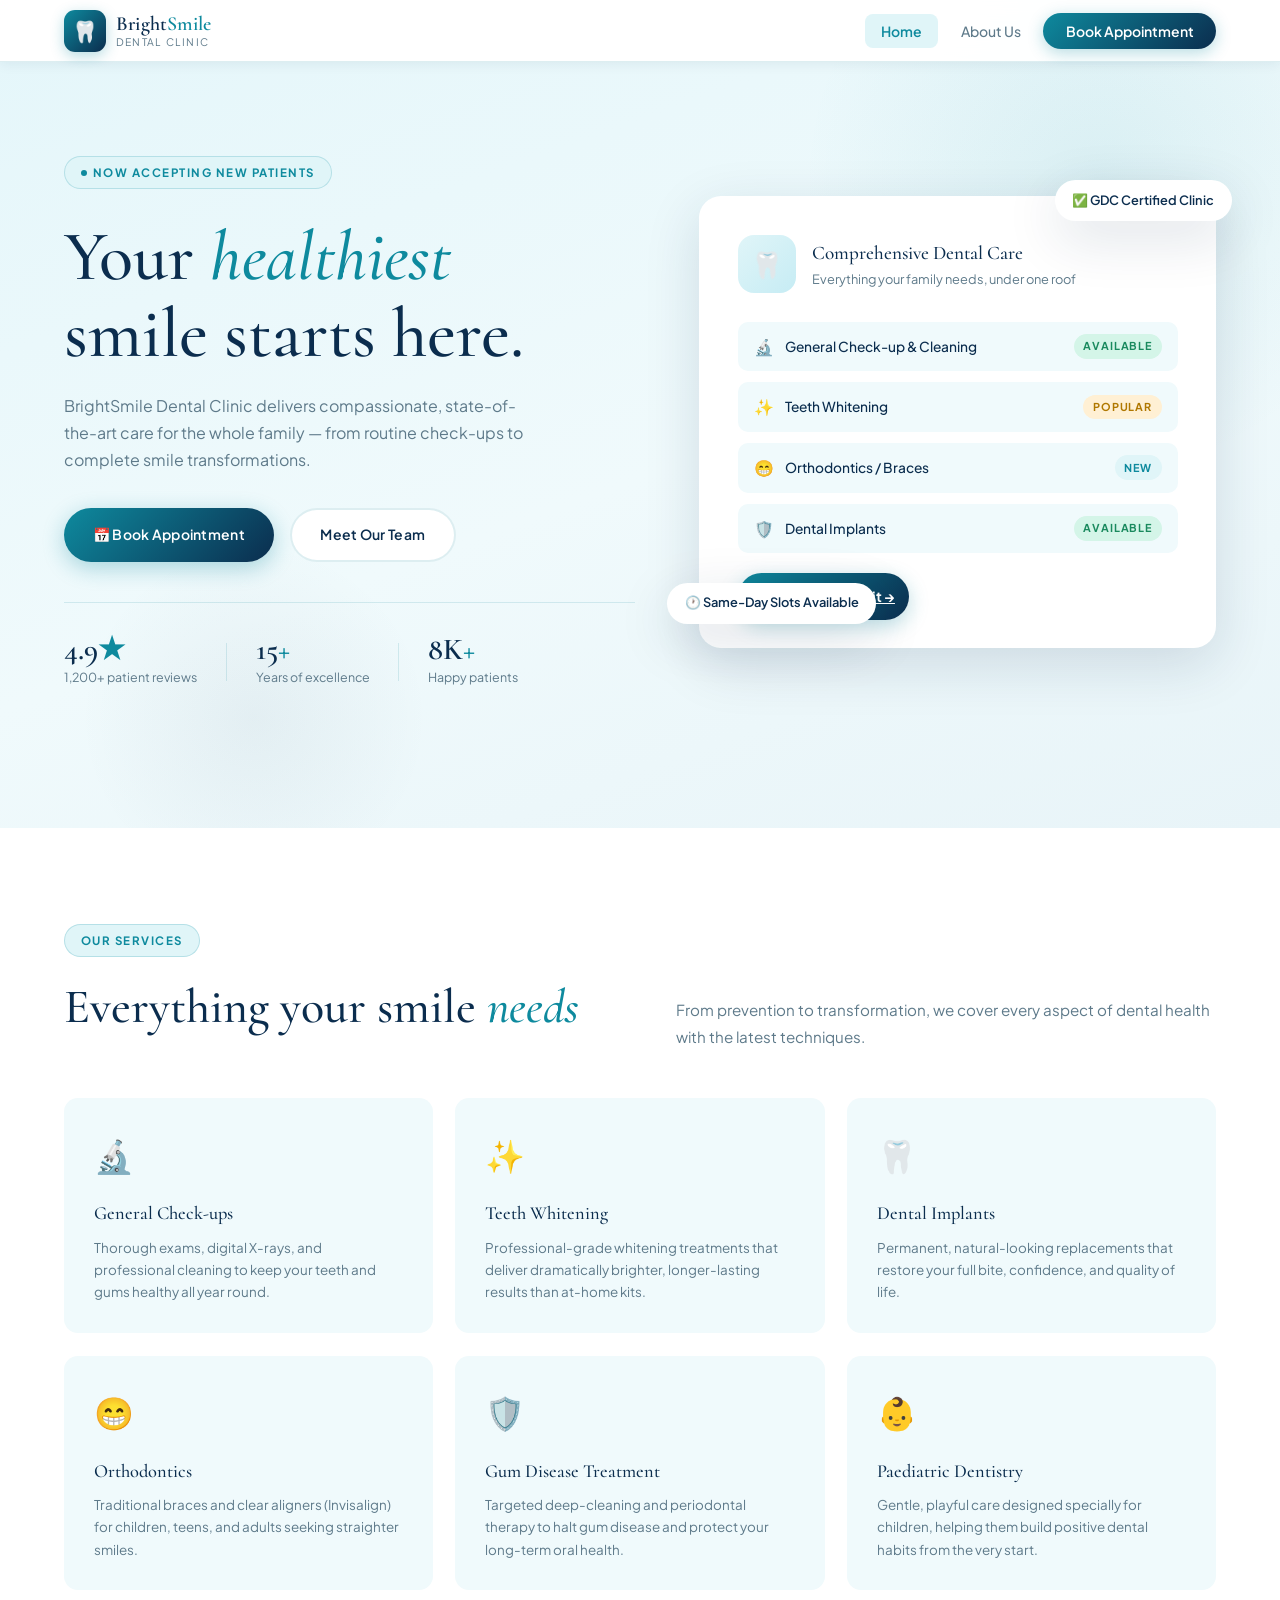
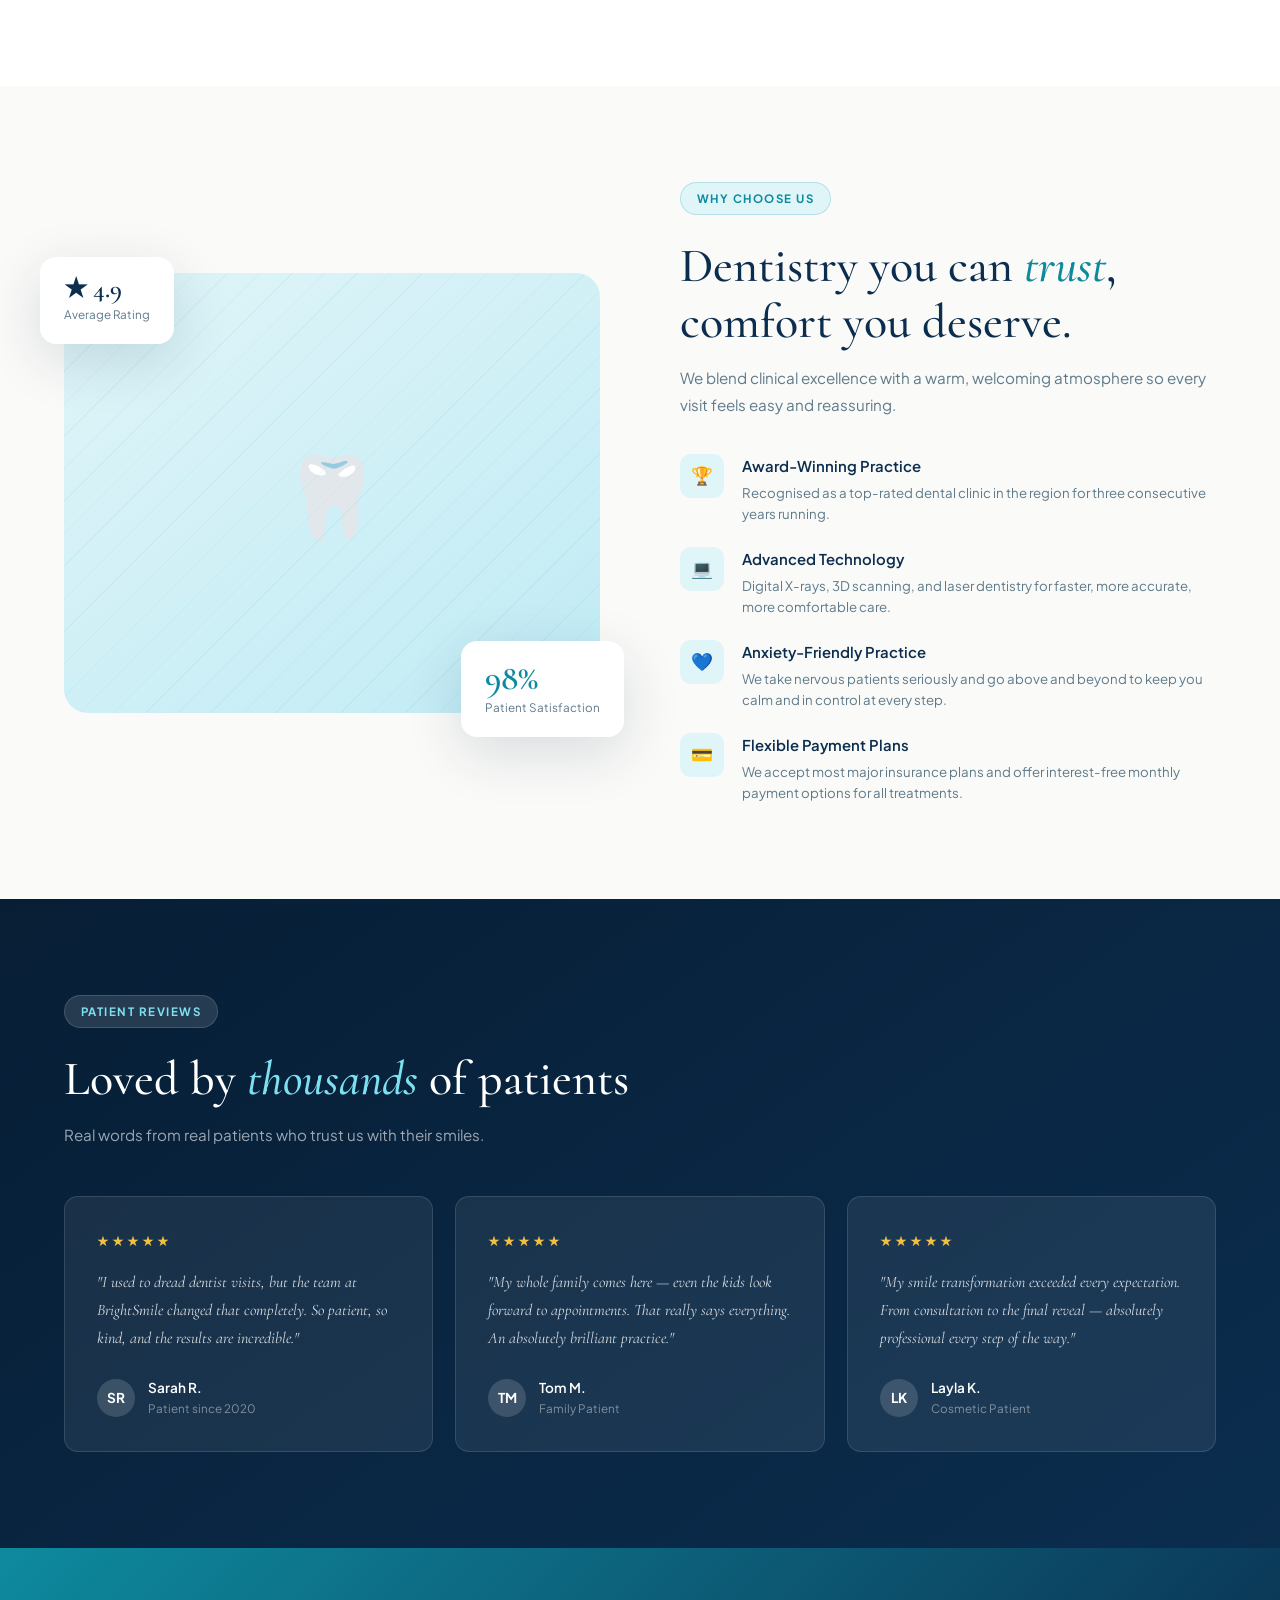
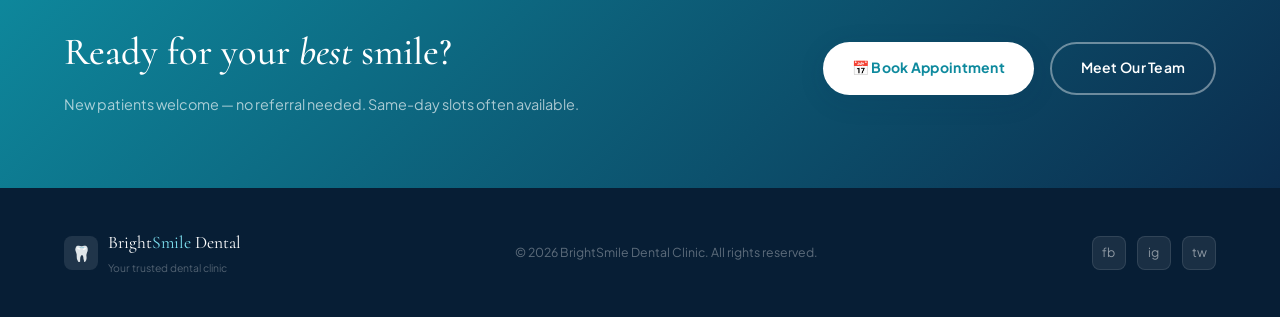
<file: index.html>
<!DOCTYPE html>
<html lang="en">
<head>
  <meta charset="UTF-8"/>
  <meta name="viewport" content="width=device-width, initial-scale=1.0"/>
  <title>BrightSmile Dental Clinic</title>
  <link href="https://fonts.googleapis.com/css2?family=Cormorant:ital,wght@0,400;0,500;0,600;1,400;1,500&family=Plus+Jakarta+Sans:wght@300;400;500;600&display=swap" rel="stylesheet"/>
  <link rel="stylesheet" href="styles.css"/>
</head>
<body>

<!-- ══ NAV ══ -->
<nav id="nav">
  <a class="logo" href="index.html">
    <div class="logo-mark">🦷</div>
    <div class="logo-text">
      <div class="logo-name">Bright<span>Smile</span></div>
      <div class="logo-sub">Dental Clinic</div>
    </div>
  </a>
  <button class="hamburger" id="ham" aria-label="Menu">
    <span></span><span></span><span></span>
  </button>
  <ul class="nav-links" id="navLinks">
    <li><a href="index.html" id="n-home" class="active">Home</a></li>
    <li><a href="about.html" id="n-about">About Us</a></li>
    <li><a href="appointment.html" id="n-booking" class="nav-book">Book Appointment</a></li>
  </ul>
</nav>

<!-- HERO -->
<section class="hero">
  <div class="hero-left">
    <div class="hero-badge-wrap">
      <span class="chip"><span class="chip-dot"></span>Now Accepting New Patients</span>
    </div>
    <h1>Your <em>healthiest</em><br>smile starts here.</h1>
    <p class="hero-desc">BrightSmile Dental Clinic delivers compassionate, state-of-the-art care for the whole family — from routine check-ups to complete smile transformations.</p>
    <div class="hero-btns">
      <a href="appointment.html" class="btn btn-primary">📅 Book Appointment</a>
      <a href="about.html" class="btn btn-ghost">Meet Our Team</a>
    </div>
    <div class="hero-proof">
      <div class="proof-item">
        <div class="proof-val">4.9<span>★</span></div>
        <div class="proof-label">1,200+ patient reviews</div>
      </div>
      <div class="proof-sep"></div>
      <div class="proof-item">
        <div class="proof-val">15<span>+</span></div>
        <div class="proof-label">Years of excellence</div>
      </div>
      <div class="proof-sep"></div>
      <div class="proof-item">
        <div class="proof-val">8K<span>+</span></div>
        <div class="proof-label">Happy patients</div>
      </div>
    </div>
  </div>
  <div class="hero-right">
    <div class="hero-card">
      <div class="hero-card-head">
        <div class="hero-card-icon">🦷</div>
        <div>
          <div class="hero-card-title">Comprehensive Dental Care</div>
          <div class="hero-card-sub">Everything your family needs, under one roof</div>
        </div>
      </div>
      <div class="hero-services-list">
        <div class="hero-service-row">
          <div class="hsr-left"><span class="hsr-icon">🔬</span>General Check-up & Cleaning</div>
          <span class="hsr-badge badge-avail">Available</span>
        </div>
        <div class="hero-service-row">
          <div class="hsr-left"><span class="hsr-icon">✨</span>Teeth Whitening</div>
          <span class="hsr-badge badge-pop">Popular</span>
        </div>
        <div class="hero-service-row">
          <div class="hsr-left"><span class="hsr-icon">😁</span>Orthodontics / Braces</div>
          <span class="hsr-badge badge-new">New</span>
        </div>
        <div class="hero-service-row">
          <div class="hsr-left"><span class="hsr-icon">🛡️</span>Dental Implants</div>
          <span class="hsr-badge badge-avail">Available</span>
        </div>
      </div>
      <a href="appointment.html" class="book-now-btn">Schedule Your Visit →</a>
    </div>
    <div class="float-pill fp1">✅ GDC Certified Clinic</div>
    <div class="float-pill fp2">🕐 Same-Day Slots Available</div>
  </div>
</section>

<!-- SERVICES -->
<section class="services-sec">
  <div class="services-header">
    <div>
      <div class="chip" style="margin-bottom:0.8rem;">Our Services</div>
      <h2 class="sec-title">Everything your smile <em>needs</em></h2>
    </div>
    <p class="sec-sub">From prevention to transformation, we cover every aspect of dental health with the latest techniques.</p>
  </div>
  <div class="services-grid">
    <div class="srv-card">
      <div class="srv-ico">🔬</div>
      <div class="srv-name">General Check-ups</div>
      <p class="srv-desc">Thorough exams, digital X-rays, and professional cleaning to keep your teeth and gums healthy all year round.</p>
    </div>
    <div class="srv-card">
      <div class="srv-ico">✨</div>
      <div class="srv-name">Teeth Whitening</div>
      <p class="srv-desc">Professional-grade whitening treatments that deliver dramatically brighter, longer-lasting results than at-home kits.</p>
    </div>
    <div class="srv-card">
      <div class="srv-ico">🦷</div>
      <div class="srv-name">Dental Implants</div>
      <p class="srv-desc">Permanent, natural-looking replacements that restore your full bite, confidence, and quality of life.</p>
    </div>
    <div class="srv-card">
      <div class="srv-ico">😁</div>
      <div class="srv-name">Orthodontics</div>
      <p class="srv-desc">Traditional braces and clear aligners (Invisalign) for children, teens, and adults seeking straighter smiles.</p>
    </div>
    <div class="srv-card">
      <div class="srv-ico">🛡️</div>
      <div class="srv-name">Gum Disease Treatment</div>
      <p class="srv-desc">Targeted deep-cleaning and periodontal therapy to halt gum disease and protect your long-term oral health.</p>
    </div>
    <div class="srv-card">
      <div class="srv-ico">👶</div>
      <div class="srv-name">Paediatric Dentistry</div>
      <p class="srv-desc">Gentle, playful care designed specially for children, helping them build positive dental habits from the very start.</p>
    </div>
  </div>
</section>

<!-- WHY US -->
<section class="why-sec">
  <div class="why-inner">
    <div class="why-visual">
      <div class="why-bg-box">🦷</div>
      <div class="why-stat-card wsc1">
        <div class="wsc-num">98%</div>
        <div class="wsc-label">Patient Satisfaction</div>
      </div>
      <div class="why-stat-card wsc2">
        <div class="wsc-num">★ 4.9</div>
        <div class="wsc-label">Average Rating</div>
      </div>
    </div>
    <div>
      <div class="chip" style="margin-bottom:0.8rem;">Why Choose Us</div>
      <h2 class="sec-title">Dentistry you can <em>trust</em>,<br>comfort you deserve.</h2>
      <p class="sec-sub">We blend clinical excellence with a warm, welcoming atmosphere so every visit feels easy and reassuring.</p>
      <div class="why-points">
        <div class="why-pt">
          <div class="why-pt-icon">🏆</div>
          <div class="why-pt-body">
            <h4>Award-Winning Practice</h4>
            <p>Recognised as a top-rated dental clinic in the region for three consecutive years running.</p>
          </div>
        </div>
        <div class="why-pt">
          <div class="why-pt-icon">💻</div>
          <div class="why-pt-body">
            <h4>Advanced Technology</h4>
            <p>Digital X-rays, 3D scanning, and laser dentistry for faster, more accurate, more comfortable care.</p>
          </div>
        </div>
        <div class="why-pt">
          <div class="why-pt-icon">💙</div>
          <div class="why-pt-body">
            <h4>Anxiety-Friendly Practice</h4>
            <p>We take nervous patients seriously and go above and beyond to keep you calm and in control at every step.</p>
          </div>
        </div>
        <div class="why-pt">
          <div class="why-pt-icon">💳</div>
          <div class="why-pt-body">
            <h4>Flexible Payment Plans</h4>
            <p>We accept most major insurance plans and offer interest-free monthly payment options for all treatments.</p>
          </div>
        </div>
      </div>
    </div>
  </div>
</section>

<!-- TESTIMONIALS -->
<section class="testi-sec">
  <div class="testi-header">
    <div class="chip tag-white" style="background:rgba(255,255,255,0.12);color:#7de0f0;border-color:rgba(255,255,255,0.15);margin-bottom:0.8rem;">Patient Reviews</div>
    <h2 class="sec-title sec-title-white">Loved by <em>thousands</em> of patients</h2>
    <p class="sec-sub" style="color:rgba(255,255,255,0.6);">Real words from real patients who trust us with their smiles.</p>
  </div>
  <div class="testi-grid">
    <div class="testi-card">
      <div class="testi-stars">★★★★★</div>
      <p class="testi-quote">"I used to dread dentist visits, but the team at BrightSmile changed that completely. So patient, so kind, and the results are incredible."</p>
      <div class="testi-author">
        <div class="testi-av">SR</div>
        <div><div class="testi-name">Sarah R.</div><div class="testi-role">Patient since 2020</div></div>
      </div>
    </div>
    <div class="testi-card">
      <div class="testi-stars">★★★★★</div>
      <p class="testi-quote">"My whole family comes here — even the kids look forward to appointments. That really says everything. An absolutely brilliant practice."</p>
      <div class="testi-author">
        <div class="testi-av">TM</div>
        <div><div class="testi-name">Tom M.</div><div class="testi-role">Family Patient</div></div>
      </div>
    </div>
    <div class="testi-card">
      <div class="testi-stars">★★★★★</div>
      <p class="testi-quote">"My smile transformation exceeded every expectation. From consultation to the final reveal — absolutely professional every step of the way."</p>
      <div class="testi-author">
        <div class="testi-av">LK</div>
        <div><div class="testi-name">Layla K.</div><div class="testi-role">Cosmetic Patient</div></div>
      </div>
    </div>
  </div>
</section>

<!-- CTA BANNER -->
<div class="cta-banner">
  <div>
    <h3>Ready for your <em>best</em> smile?</h3>
    <p>New patients welcome — no referral needed. Same-day slots often available.</p>
  </div>
  <div class="cta-banner-btns">
    <a href="appointment.html" class="btn btn-white">📅 Book Appointment</a>
    <a href="about.html" class="btn btn-outline-white">Meet Our Team</a>
  </div>
</div>

<!-- FOOTER -->
<footer>
  <div class="footer-logo-row">
    <div class="footer-logo-mark">🦷</div>
    <div>
      <div class="footer-brand">Bright<span>Smile</span> Dental</div>
      <div style="font-size:0.65rem;color:rgba(255,255,255,0.3);margin-top:1px;">Your trusted dental clinic</div>
    </div>
  </div>
  <p class="footer-copy">© 2026 BrightSmile Dental Clinic. All rights reserved.</p>
  <div class="footer-socials">
    <a href="#" class="soc">fb</a>
    <a href="#" class="soc">ig</a>
    <a href="#" class="soc">tw</a>
  </div>
</footer>

<script>
  // ── HAMBURGER MENU ──
  document.getElementById('ham').addEventListener('click', () => {
    document.getElementById('navLinks').classList.toggle('open');
  });

  // Close menu when a link is clicked
  document.querySelectorAll('.nav-links a').forEach(link => {
    link.addEventListener('click', () => {
      document.getElementById('navLinks').classList.remove('open');
    });
  });

  // Set active nav link based on current page
  const currentPage = 'home';
  const navLink = document.getElementById('n-' + currentPage);
  if (navLink) navLink.classList.add('active');
</script>
</body>
</html>
</file>
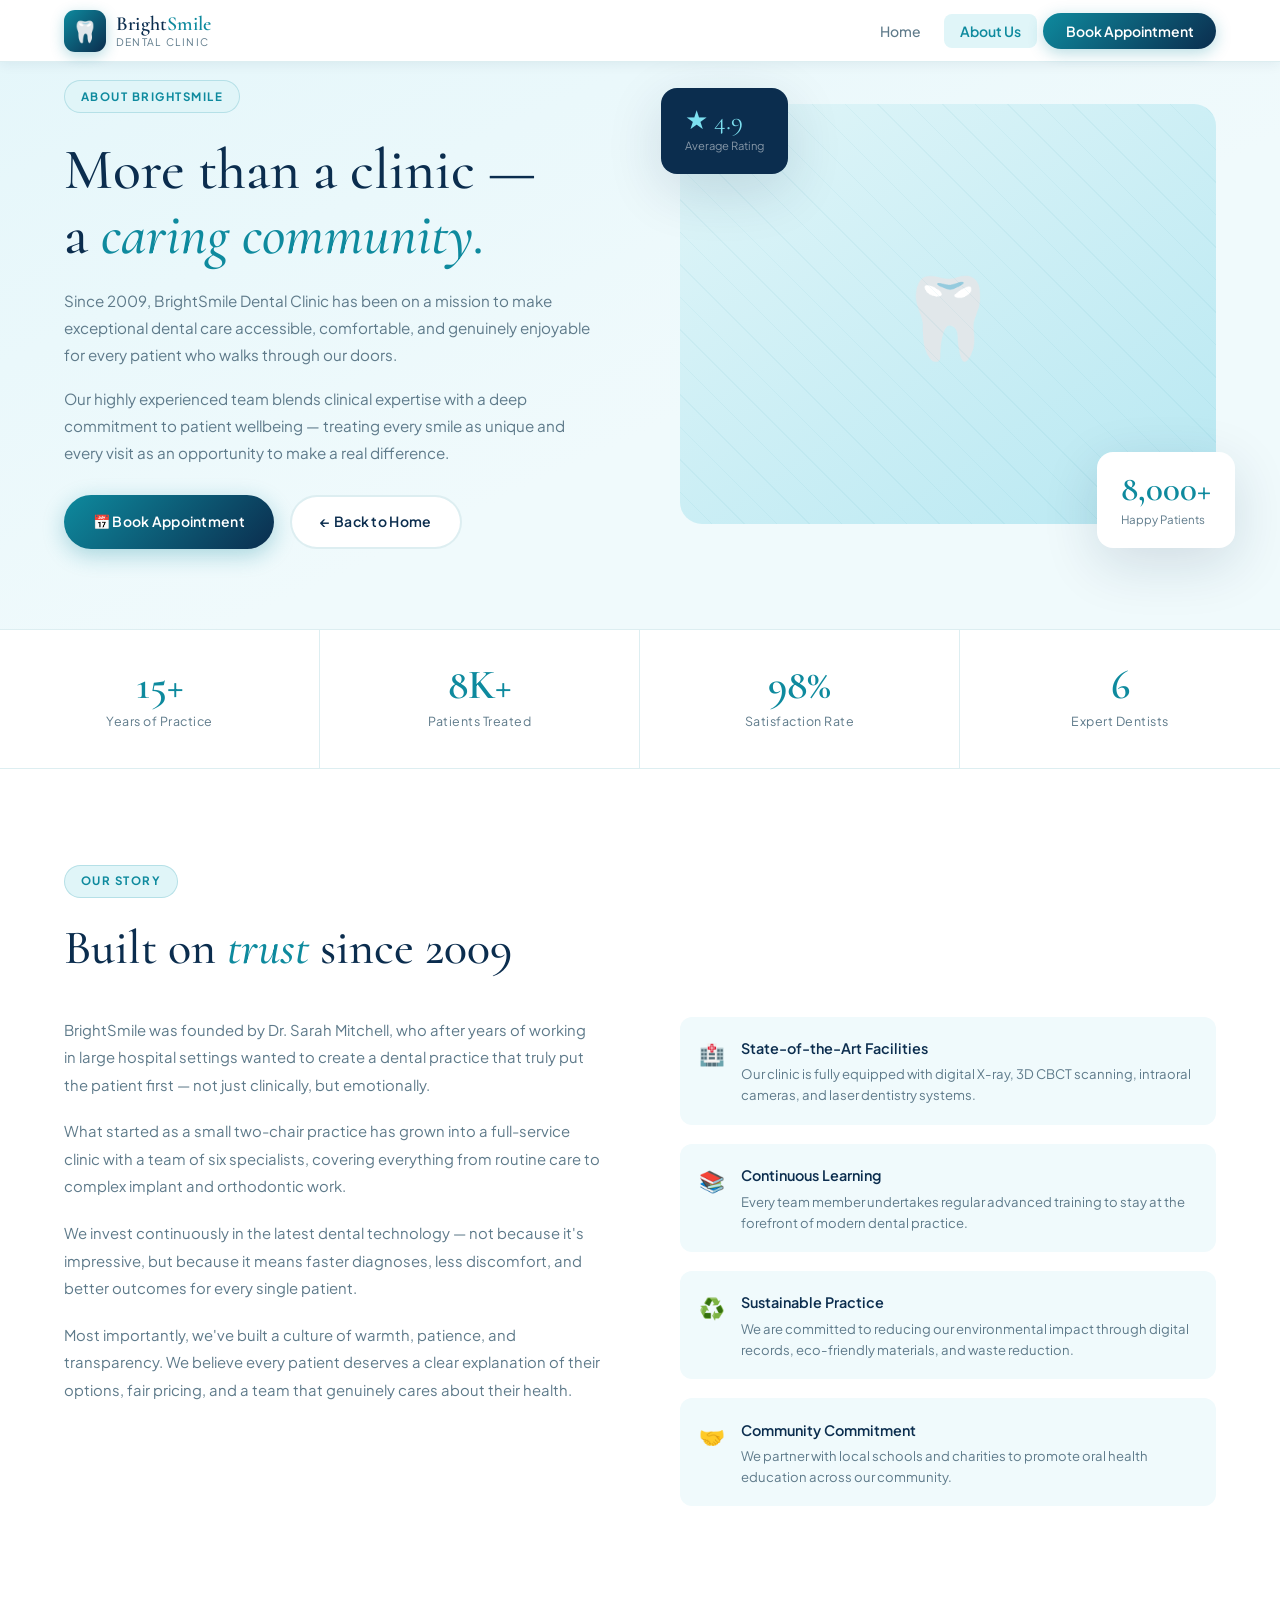
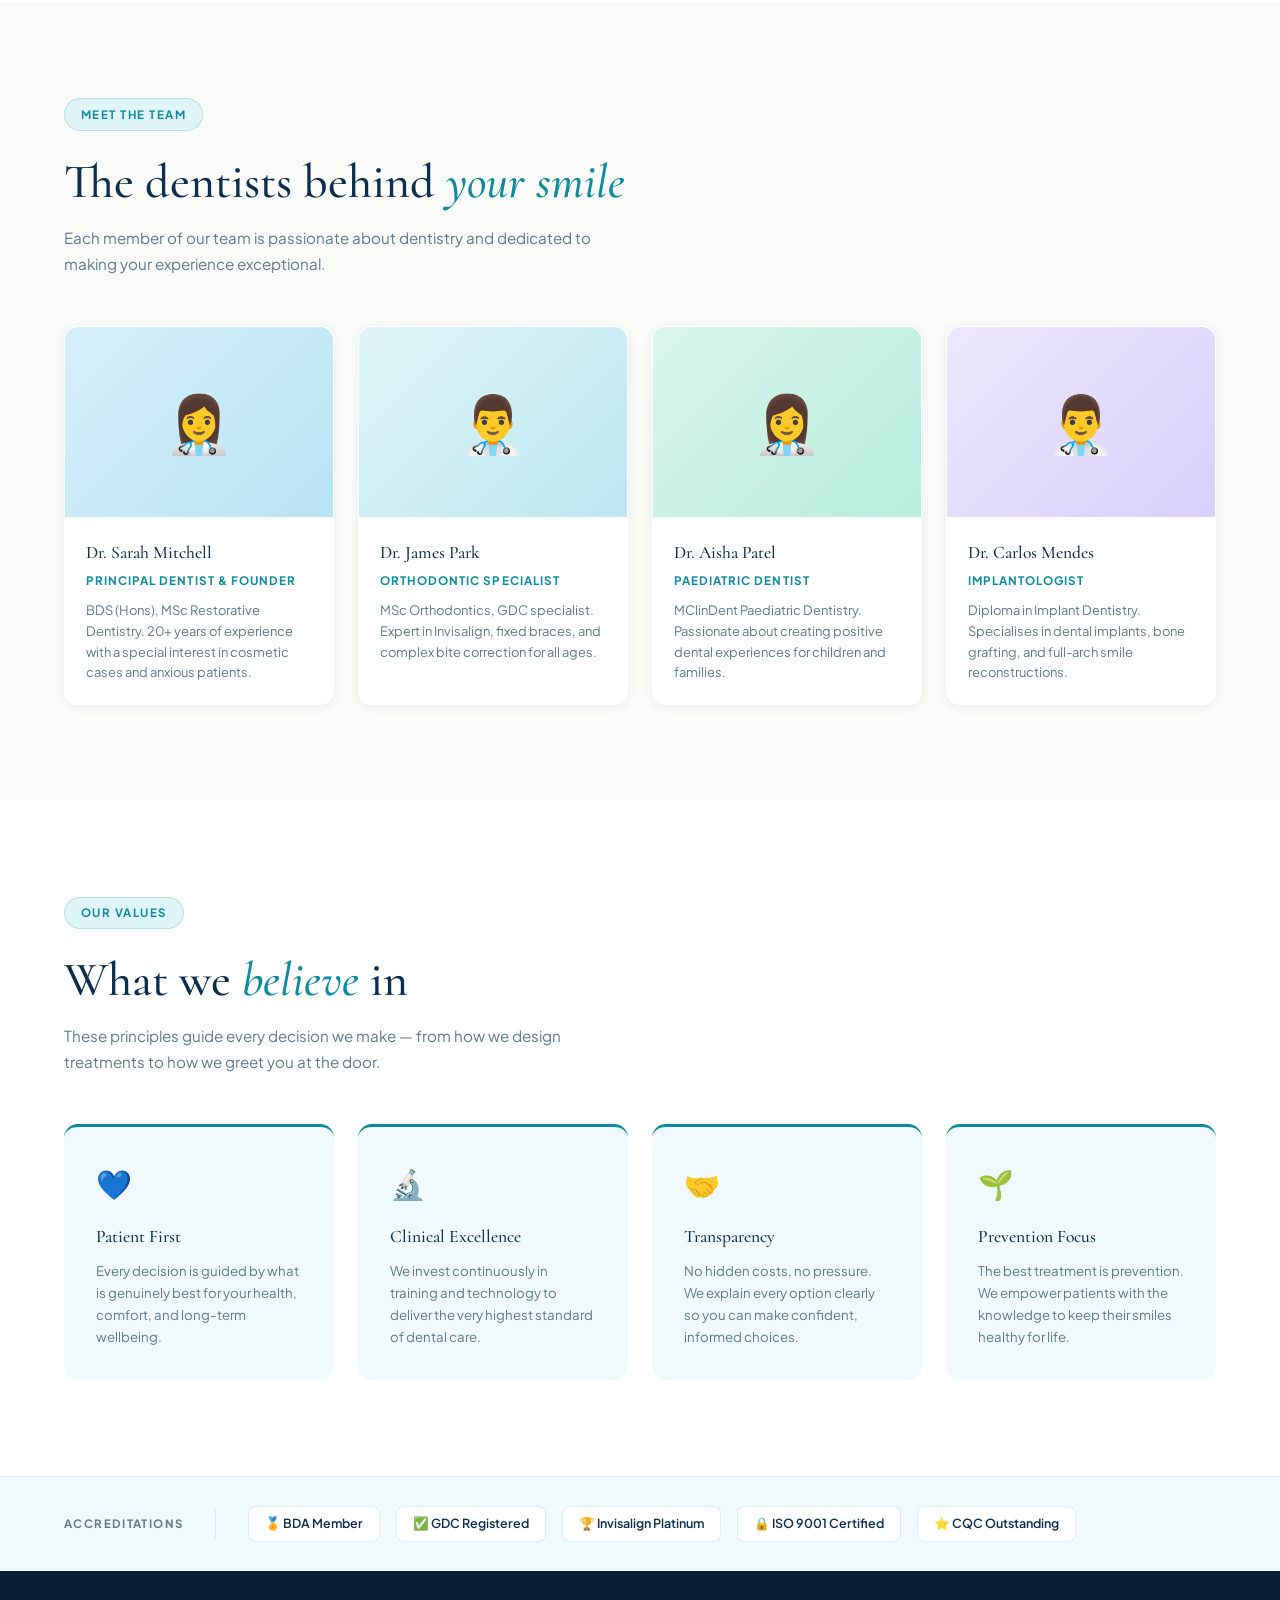
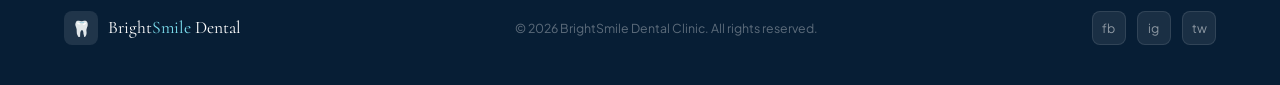
<file: about.html>
<!DOCTYPE html>
<html lang="en">
<head>
  <meta charset="UTF-8"/>
  <meta name="viewport" content="width=device-width, initial-scale=1.0"/>
  <title>About BrightSmile Dental Clinic</title>
  <link href="https://fonts.googleapis.com/css2?family=Cormorant:ital,wght@0,400;0,500;0,600;1,400;1,500&family=Plus+Jakarta+Sans:wght@300;400;500;600&display=swap" rel="stylesheet"/>
  <link rel="stylesheet" href="styles.css"/>
</head>
<body>

<!-- ══ NAV ══ -->
<nav id="nav">
  <a class="logo" href="index.html">
    <div class="logo-mark">🦷</div>
    <div class="logo-text">
      <div class="logo-name">Bright<span>Smile</span></div>
      <div class="logo-sub">Dental Clinic</div>
    </div>
  </a>
  <button class="hamburger" id="ham" aria-label="Menu">
    <span></span><span></span><span></span>
  </button>
  <ul class="nav-links" id="navLinks">
    <li><a href="index.html" id="n-home">Home</a></li>
    <li><a href="about.html" id="n-about" class="active">About Us</a></li>
    <li><a href="appointment.html" id="n-booking" class="nav-book">Book Appointment</a></li>
  </ul>
</nav>

<!-- ABOUT HERO -->
<section class="about-hero">
  <div>
    <div class="chip" style="margin-bottom:1rem;">About BrightSmile</div>
    <h1>More than a clinic —<br>a <em>caring community.</em></h1>
    <p>Since 2009, BrightSmile Dental Clinic has been on a mission to make exceptional dental care accessible, comfortable, and genuinely enjoyable for every patient who walks through our doors.</p>
    <p>Our highly experienced team blends clinical expertise with a deep commitment to patient wellbeing — treating every smile as unique and every visit as an opportunity to make a real difference.</p>
    <div style="margin-top:1.8rem;display:flex;gap:1rem;flex-wrap:wrap;">
      <a href="appointment.html" class="btn btn-primary">📅 Book Appointment</a>
      <a href="index.html" class="btn btn-ghost">← Back to Home</a>
    </div>
  </div>
  <div class="about-img-wrap">
    <div class="about-img-main">🦷</div>
    <div class="about-badge ab1">
      <div class="abn">8,000+</div>
      <div class="abl">Happy Patients</div>
    </div>
    <div class="about-badge ab2">
      <div class="abn">★ 4.9</div>
      <div class="abl">Average Rating</div>
    </div>
  </div>
</section>

<!-- STATS BAR -->
<div class="stats-bar">
  <div class="stat-item"><div class="stat-num">15+</div><div class="stat-lbl">Years of Practice</div></div>
  <div class="stat-item"><div class="stat-num">8K+</div><div class="stat-lbl">Patients Treated</div></div>
  <div class="stat-item"><div class="stat-num">98%</div><div class="stat-lbl">Satisfaction Rate</div></div>
  <div class="stat-item"><div class="stat-num">6</div><div class="stat-lbl">Expert Dentists</div></div>
</div>

<!-- STORY -->
<section class="story-sec">
  <div class="chip" style="margin-bottom:0.8rem;">Our Story</div>
  <h2 class="sec-title">Built on <em>trust</em> since 2009</h2>
  <div class="story-inner" style="margin-top:2.5rem;">
    <div class="story-body">
      <p>BrightSmile was founded by Dr. Sarah Mitchell, who after years of working in large hospital settings wanted to create a dental practice that truly put the patient first — not just clinically, but emotionally.</p>
      <p>What started as a small two-chair practice has grown into a full-service clinic with a team of six specialists, covering everything from routine care to complex implant and orthodontic work.</p>
      <p>We invest continuously in the latest dental technology — not because it's impressive, but because it means faster diagnoses, less discomfort, and better outcomes for every single patient.</p>
      <p>Most importantly, we've built a culture of warmth, patience, and transparency. We believe every patient deserves a clear explanation of their options, fair pricing, and a team that genuinely cares about their health.</p>
    </div>
    <div class="story-highlights">
      <div class="story-hl">
        <div class="story-hl-ico">🏥</div>
        <div class="story-hl-text">
          <h4>State-of-the-Art Facilities</h4>
          <p>Our clinic is fully equipped with digital X-ray, 3D CBCT scanning, intraoral cameras, and laser dentistry systems.</p>
        </div>
      </div>
      <div class="story-hl">
        <div class="story-hl-ico">📚</div>
        <div class="story-hl-text">
          <h4>Continuous Learning</h4>
          <p>Every team member undertakes regular advanced training to stay at the forefront of modern dental practice.</p>
        </div>
      </div>
      <div class="story-hl">
        <div class="story-hl-ico">♻️</div>
        <div class="story-hl-text">
          <h4>Sustainable Practice</h4>
          <p>We are committed to reducing our environmental impact through digital records, eco-friendly materials, and waste reduction.</p>
        </div>
      </div>
      <div class="story-hl">
        <div class="story-hl-ico">🤝</div>
        <div class="story-hl-text">
          <h4>Community Commitment</h4>
          <p>We partner with local schools and charities to promote oral health education across our community.</p>
        </div>
      </div>
    </div>
  </div>
</section>

<!-- TEAM -->
<section class="team-sec">
  <div class="chip" style="margin-bottom:0.8rem;">Meet the Team</div>
  <h2 class="sec-title">The dentists behind <em>your smile</em></h2>
  <p class="sec-sub">Each member of our team is passionate about dentistry and dedicated to making your experience exceptional.</p>
  <div class="team-grid">
    <div class="team-card">
      <div class="team-photo tp-a">👩‍⚕️</div>
      <div class="team-info">
        <div class="team-name">Dr. Sarah Mitchell</div>
        <div class="team-role">Principal Dentist & Founder</div>
        <p class="team-bio">BDS (Hons), MSc Restorative Dentistry. 20+ years of experience with a special interest in cosmetic cases and anxious patients.</p>
      </div>
    </div>
    <div class="team-card">
      <div class="team-photo tp-b">👨‍⚕️</div>
      <div class="team-info">
        <div class="team-name">Dr. James Park</div>
        <div class="team-role">Orthodontic Specialist</div>
        <p class="team-bio">MSc Orthodontics, GDC specialist. Expert in Invisalign, fixed braces, and complex bite correction for all ages.</p>
      </div>
    </div>
    <div class="team-card">
      <div class="team-photo tp-c">👩‍⚕️</div>
      <div class="team-info">
        <div class="team-name">Dr. Aisha Patel</div>
        <div class="team-role">Paediatric Dentist</div>
        <p class="team-bio">MClinDent Paediatric Dentistry. Passionate about creating positive dental experiences for children and families.</p>
      </div>
    </div>
    <div class="team-card">
      <div class="team-photo tp-d">👨‍⚕️</div>
      <div class="team-info">
        <div class="team-name">Dr. Carlos Mendes</div>
        <div class="team-role">Implantologist</div>
        <p class="team-bio">Diploma in Implant Dentistry. Specialises in dental implants, bone grafting, and full-arch smile reconstructions.</p>
      </div>
    </div>
  </div>
</section>

<!-- VALUES -->
<section class="values-sec">
  <div class="chip" style="margin-bottom:0.8rem;">Our Values</div>
  <h2 class="sec-title">What we <em>believe</em> in</h2>
  <p class="sec-sub">These principles guide every decision we make — from how we design treatments to how we greet you at the door.</p>
  <div class="values-grid">
    <div class="val-card">
      <div class="val-ico">💙</div>
      <div class="val-title">Patient First</div>
      <p class="val-desc">Every decision is guided by what is genuinely best for your health, comfort, and long-term wellbeing.</p>
    </div>
    <div class="val-card">
      <div class="val-ico">🔬</div>
      <div class="val-title">Clinical Excellence</div>
      <p class="val-desc">We invest continuously in training and technology to deliver the very highest standard of dental care.</p>
    </div>
    <div class="val-card">
      <div class="val-ico">🤝</div>
      <div class="val-title">Transparency</div>
      <p class="val-desc">No hidden costs, no pressure. We explain every option clearly so you can make confident, informed choices.</p>
    </div>
    <div class="val-card">
      <div class="val-ico">🌱</div>
      <div class="val-title">Prevention Focus</div>
      <p class="val-desc">The best treatment is prevention. We empower patients with the knowledge to keep their smiles healthy for life.</p>
    </div>
  </div>
</section>

<!-- ACCREDITATIONS -->
<div class="accred-bar">
  <div class="accred-lbl">Accreditations</div>
  <div class="accred-sep"></div>
  <div class="accred-list">
    <span class="accred-tag">🏅 BDA Member</span>
    <span class="accred-tag">✅ GDC Registered</span>
    <span class="accred-tag">🏆 Invisalign Platinum</span>
    <span class="accred-tag">🔒 ISO 9001 Certified</span>
    <span class="accred-tag">⭐ CQC Outstanding</span>
  </div>
</div>

<!-- FOOTER -->
<footer>
  <div class="footer-logo-row">
    <div class="footer-logo-mark">🦷</div>
    <div><div class="footer-brand">Bright<span>Smile</span> Dental</div></div>
  </div>
  <p class="footer-copy">© 2026 BrightSmile Dental Clinic. All rights reserved.</p>
  <div class="footer-socials">
    <a href="#" class="soc">fb</a><a href="#" class="soc">ig</a><a href="#" class="soc">tw</a>
  </div>
</footer>

<script>
  // ── HAMBURGER MENU ──
  document.getElementById('ham').addEventListener('click', () => {
    document.getElementById('navLinks').classList.toggle('open');
  });

  // Close menu when a link is clicked
  document.querySelectorAll('.nav-links a').forEach(link => {
    link.addEventListener('click', () => {
      document.getElementById('navLinks').classList.remove('open');
    });
  });

  // Set active nav link based on current page
  const currentPage = 'about';
  const navLink = document.getElementById('n-' + currentPage);
  if (navLink) navLink.classList.add('active');
</script>
</body>
</html>
</file>
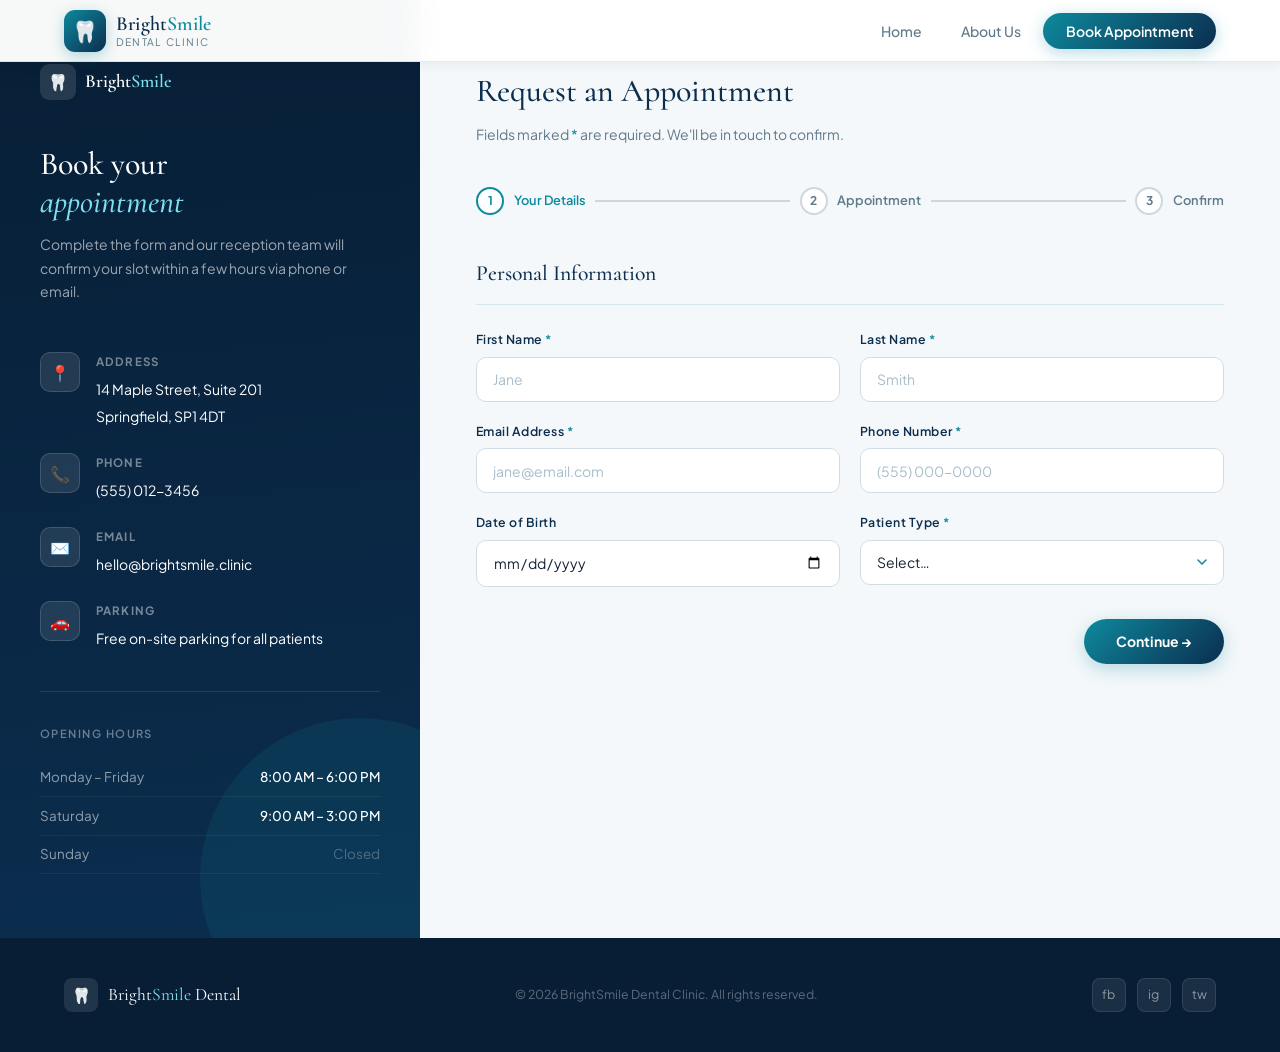
<file: appointment.html>
<!DOCTYPE html>
<html lang="en">
<head>
  <meta charset="UTF-8"/>
  <meta name="viewport" content="width=device-width, initial-scale=1.0"/>
  <title>Book Appointment - BrightSmile Dental Clinic</title>
  <link href="https://fonts.googleapis.com/css2?family=Cormorant:ital,wght@0,400;0,500;0,600;1,400;1,500&family=Plus+Jakarta+Sans:wght@300;400;500;600&display=swap" rel="stylesheet"/>
  <link rel="stylesheet" href="styles.css"/>
</head>
<body>

<!-- ══ NAV ══ -->
<nav id="nav">
  <a class="logo" href="index.html">
    <div class="logo-mark">🦷</div>
    <div class="logo-text">
      <div class="logo-name">Bright<span>Smile</span></div>
      <div class="logo-sub">Dental Clinic</div>
    </div>
  </a>
  <button class="hamburger" id="ham" aria-label="Menu">
    <span></span><span></span><span></span>
  </button>
  <ul class="nav-links" id="navLinks">
    <li><a href="index.html" id="n-home">Home</a></li>
    <li><a href="about.html" id="n-about">About Us</a></li>
    <li><a href="appointment.html" id="n-booking" class="nav-book active">Book Appointment</a></li>
  </ul>
</nav>

<!-- BOOKING PAGE -->
<div class="booking-layout">

  <!-- SIDEBAR -->
  <aside class="booking-sidebar">
    <div class="sidebar-logo">
      <div class="sidebar-logo-mark">🦷</div>
      <div class="sidebar-logo-name">Bright<span>Smile</span></div>
    </div>
    <h2 class="sidebar-title">Book your<br><em>appointment</em></h2>
    <p class="sidebar-sub">Complete the form and our reception team will confirm your slot within a few hours via phone or email.</p>
    <div class="sidebar-info">
      <div class="si-row">
        <div class="si-icon">📍</div>
        <div class="si-text"><strong>Address</strong><span>14 Maple Street, Suite 201<br>Springfield, SP1 4DT</span></div>
      </div>
      <div class="si-row">
        <div class="si-icon">📞</div>
        <div class="si-text"><strong>Phone</strong><span>(555) 012-3456</span></div>
      </div>
      <div class="si-row">
        <div class="si-icon">✉️</div>
        <div class="si-text"><strong>Email</strong><span>hello@brightsmile.clinic</span></div>
      </div>
      <div class="si-row">
        <div class="si-icon">🚗</div>
        <div class="si-text"><strong>Parking</strong><span>Free on-site parking for all patients</span></div>
      </div>
    </div>
    <div class="hours-block">
      <div class="hours-head">Opening Hours</div>
      <div class="hours-row"><span class="hours-day">Monday – Friday</span><span class="hours-time">8:00 AM – 6:00 PM</span></div>
      <div class="hours-row"><span class="hours-day">Saturday</span><span class="hours-time">9:00 AM – 3:00 PM</span></div>
      <div class="hours-row"><span class="hours-day">Sunday</span><span class="hours-closed">Closed</span></div>
    </div>
  </aside>

  <!-- FORM AREA -->
  <div class="booking-form-area">
    <div id="formWrapper">
      <div class="form-top">
        <h2>Request an Appointment</h2>
        <p>Fields marked <span class="req-note">*</span> are required. We'll be in touch to confirm.</p>
      </div>

      <!-- STEP INDICATOR -->
      <div class="steps">
        <div class="step active" id="s1"><div class="step-circle">1</div>Your Details</div>
        <div class="step-line" id="sl1"></div>
        <div class="step" id="s2"><div class="step-circle">2</div>Appointment</div>
        <div class="step-line" id="sl2"></div>
        <div class="step" id="s3"><div class="step-circle">3</div>Confirm</div>
      </div>

      <!-- STEP 1: PERSONAL INFO -->
      <div class="form-section active" id="sec1">
        <h3>Personal Information</h3>
        <div class="fg-grid">
          <div class="fg">
            <label>First Name <span class="req">*</span></label>
            <input type="text" id="f-first" placeholder="Jane"/>
            <span class="ferr" id="e-first">Please enter your first name.</span>
          </div>
          <div class="fg">
            <label>Last Name <span class="req">*</span></label>
            <input type="text" id="f-last" placeholder="Smith"/>
            <span class="ferr" id="e-last">Please enter your last name.</span>
          </div>
          <div class="fg">
            <label>Email Address <span class="req">*</span></label>
            <input type="email" id="f-email" placeholder="jane@email.com"/>
            <span class="ferr" id="e-email">Please enter a valid email.</span>
          </div>
          <div class="fg">
            <label>Phone Number <span class="req">*</span></label>
            <input type="tel" id="f-phone" placeholder="(555) 000-0000"/>
            <span class="ferr" id="e-phone">Please enter your phone number.</span>
          </div>
          <div class="fg">
            <label>Date of Birth</label>
            <input type="date" id="f-dob"/>
          </div>
          <div class="fg">
            <label>Patient Type <span class="req">*</span></label>
            <select id="f-ptype">
              <option value="">Select…</option>
              <option>New Patient</option>
              <option>Returning Patient</option>
            </select>
            <span class="ferr" id="e-ptype">Please select patient type.</span>
          </div>
        </div>
        <div class="form-nav">
          <span></span>
          <button class="btn-next" onclick="goStep(2)">Continue →</button>
        </div>
      </div>

      <!-- STEP 2: APPOINTMENT -->
      <div class="form-section" id="sec2">
        <h3>Appointment Details</h3>
        <div class="fg-grid">
          <div class="fg fg-full">
            <label>Service Required <span class="req">*</span></label>
            <select id="f-service">
              <option value="">Select a service…</option>
              <option>General Check-up & Cleaning</option>
              <option>Teeth Whitening</option>
              <option>Dental Implants Consultation</option>
              <option>Orthodontics / Braces</option>
              <option>Gum Disease Treatment</option>
              <option>Paediatric Dentistry</option>
              <option>Emergency Appointment</option>
              <option>Other / Not Sure</option>
            </select>
            <span class="ferr" id="e-service">Please select a service.</span>
          </div>
          <div class="fg">
            <label>Preferred Date <span class="req">*</span></label>
            <input type="date" id="f-date"/>
            <span class="ferr" id="e-date">Please select a date.</span>
          </div>
          <div class="fg">
            <label>Preferred Time <span class="req">*</span></label>
            <select id="f-time">
              <option value="">Select a time…</option>
              <option>Morning (8:00 – 11:00 AM)</option>
              <option>Midday (11:00 AM – 2:00 PM)</option>
              <option>Afternoon (2:00 – 5:00 PM)</option>
              <option>Late (5:00 – 6:00 PM)</option>
            </select>
            <span class="ferr" id="e-time">Please select a preferred time.</span>
          </div>
          <div class="fg fg-full">
            <label>Insurance Provider <span style="color:var(--muted);font-weight:400;">(optional)</span></label>
            <input type="text" id="f-insurance" placeholder="e.g. BlueCross BlueShield"/>
          </div>
          <div class="fg fg-full">
            <label>Additional Notes or Concerns</label>
            <textarea id="f-notes" placeholder="Tell us about any dental concerns, anxieties, or special requirements we should know about…"></textarea>
          </div>
        </div>
        <div class="info-box">ℹ️ We accept most major insurance plans. Our team will verify your coverage before your appointment at no charge.</div>
        <div class="form-nav">
          <button class="btn-prev" onclick="goStep(1)">← Back</button>
          <button class="btn-next" onclick="goStep(3)">Review →</button>
        </div>
      </div>

      <!-- STEP 3: REVIEW -->
      <div class="form-section" id="sec3">
        <h3>Review & Confirm</h3>
        <div id="review-box" style="background:white;border:1px solid var(--border);border-radius:14px;padding:1.8rem;margin-bottom:1.5rem;">
          <div style="display:grid;grid-template-columns:1fr 1fr;gap:1.2rem 2rem;">
            <div><div style="font-size:0.72rem;text-transform:uppercase;letter-spacing:0.1em;color:var(--muted);margin-bottom:0.2rem;">Full Name</div><div id="rv-name" style="font-weight:600;color:var(--navy);font-size:0.92rem;"></div></div>
            <div><div style="font-size:0.72rem;text-transform:uppercase;letter-spacing:0.1em;color:var(--muted);margin-bottom:0.2rem;">Email</div><div id="rv-email" style="font-weight:600;color:var(--navy);font-size:0.92rem;"></div></div>
            <div><div style="font-size:0.72rem;text-transform:uppercase;letter-spacing:0.1em;color:var(--muted);margin-bottom:0.2rem;">Phone</div><div id="rv-phone" style="font-weight:600;color:var(--navy);font-size:0.92rem;"></div></div>
            <div><div style="font-size:0.72rem;text-transform:uppercase;letter-spacing:0.1em;color:var(--muted);margin-bottom:0.2rem;">Patient Type</div><div id="rv-ptype" style="font-weight:600;color:var(--navy);font-size:0.92rem;"></div></div>
            <div><div style="font-size:0.72rem;text-transform:uppercase;letter-spacing:0.1em;color:var(--muted);margin-bottom:0.2rem;">Service</div><div id="rv-service" style="font-weight:600;color:var(--teal);font-size:0.92rem;"></div></div>
            <div><div style="font-size:0.72rem;text-transform:uppercase;letter-spacing:0.1em;color:var(--muted);margin-bottom:0.2rem;">Preferred Date</div><div id="rv-date" style="font-weight:600;color:var(--navy);font-size:0.92rem;"></div></div>
            <div style="grid-column:1/-1"><div style="font-size:0.72rem;text-transform:uppercase;letter-spacing:0.1em;color:var(--muted);margin-bottom:0.2rem;">Preferred Time</div><div id="rv-time" style="font-weight:600;color:var(--navy);font-size:0.92rem;"></div></div>
          </div>
        </div>
        <div class="info-box">✅ Please review your details above before submitting. By confirming, you agree to receive a follow-up call or email from our team.</div>
        <div class="form-nav">
          <button class="btn-prev" onclick="goStep(2)">← Edit</button>
          <button class="btn-submit" onclick="submitBooking()">🦷 Confirm Appointment</button>
        </div>
      </div>
    </div>

    <!-- SUCCESS -->
    <div class="success-screen" id="successScreen">
      <div class="success-ring">✓</div>
      <h2>Appointment Requested!</h2>
      <p>Thank you! Our reception team will review your request and contact you within a few hours to confirm your slot.</p>
      <div class="success-summary">
        <div class="ss-item"><strong>Patient</strong><span id="sc-name">—</span></div>
        <div class="ss-item"><strong>Service</strong><span id="sc-service">—</span></div>
        <div class="ss-item"><strong>Preferred Date</strong><span id="sc-date">—</span></div>
        <div class="ss-item"><strong>Preferred Time</strong><span id="sc-time">—</span></div>
      </div>
      <div style="display:flex;gap:1rem;justify-content:center;flex-wrap:wrap;">
        <button class="btn btn-primary" onclick="resetBooking()">Book Another</button>
        <a href="index.html" class="btn btn-ghost">← Home</a>
      </div>
    </div>
  </div>
</div>

<!-- FOOTER -->
<footer>
  <div class="footer-logo-row">
    <div class="footer-logo-mark">🦷</div>
    <div><div class="footer-brand">Bright<span>Smile</span> Dental</div></div>
  </div>
  <p class="footer-copy">© 2026 BrightSmile Dental Clinic. All rights reserved.</p>
  <div class="footer-socials">
    <a href="#" class="soc">fb</a><a href="#" class="soc">ig</a><a href="#" class="soc">tw</a>
  </div>
</footer>

<script>
  // ── HAMBURGER MENU ──
  document.getElementById('ham').addEventListener('click', () => {
    document.getElementById('navLinks').classList.toggle('open');
  });

  // Close menu when a link is clicked
  document.querySelectorAll('.nav-links a').forEach(link => {
    link.addEventListener('click', () => {
      document.getElementById('navLinks').classList.remove('open');
    });
  });

  // Set active nav link based on current page
  const currentPage = 'booking';
  const navLink = document.getElementById('n-' + currentPage);
  if (navLink) navLink.classList.add('active');

  // ── MULTI-STEP FORM ──
  let currentStep = 1;

  function validate(id, errId, fn) {
    const el  = document.getElementById(id);
    const err = document.getElementById(errId);
    const ok  = el ? fn(el.value.trim()) : true;
    if (el)  el.classList.toggle('err', !ok);
    if (err) err.classList.toggle('show', !ok);
    return ok;
  }

  function validateStep(step) {
    if (step === 1) {
      return [
        validate('f-first', 'e-first', v => v.length > 0),
        validate('f-last',  'e-last',  v => v.length > 0),
        validate('f-email', 'e-email', v => /^[^\s@]+@[^\s@]+\.[^\s@]+$/.test(v)),
        validate('f-phone', 'e-phone', v => v.length >= 7),
        validate('f-ptype', 'e-ptype', v => v !== ''),
      ].every(Boolean);
    }
    if (step === 2) {
      return [
        validate('f-service', 'e-service', v => v !== ''),
        validate('f-date',    'e-date',    v => v !== ''),
        validate('f-time',    'e-time',    v => v !== ''),
      ].every(Boolean);
    }
    return true;
  }

  function goStep(to) {
    if (to > currentStep && !validateStep(currentStep)) return;

    // Update step indicators
    for (let i = 1; i <= 3; i++) {
      const s = document.getElementById('s' + i);
      s.classList.remove('active', 'done');
      if (i < to)       s.classList.add('done');
      else if (i === to) s.classList.add('active');
    }
    for (let i = 1; i <= 2; i++) {
      const l = document.getElementById('sl' + i);
      l.classList.toggle('done', i < to);
    }

    // Fill review if going to step 3
    if (to === 3) fillReview();

    // Show/hide sections
    document.querySelectorAll('.form-section').forEach(s => s.classList.remove('active'));
    document.getElementById('sec' + to).classList.add('active');
    currentStep = to;
    document.querySelector('.booking-form-area').scrollTo({ top: 0, behavior: 'smooth' });
  }

  function fillReview() {
    const g = id => document.getElementById(id)?.value || '—';
    document.getElementById('rv-name').textContent    = g('f-first') + ' ' + g('f-last');
    document.getElementById('rv-email').textContent   = g('f-email');
    document.getElementById('rv-phone').textContent   = g('f-phone');
    document.getElementById('rv-ptype').textContent   = g('f-ptype');
    document.getElementById('rv-service').textContent = g('f-service');
    document.getElementById('rv-date').textContent    = g('f-date');
    document.getElementById('rv-time').textContent    = g('f-time');
  }

  function submitBooking() {
    const g = id => document.getElementById(id)?.value || '—';
    document.getElementById('sc-name').textContent    = g('f-first') + ' ' + g('f-last');
    document.getElementById('sc-service').textContent = g('f-service');
    document.getElementById('sc-date').textContent    = g('f-date');
    document.getElementById('sc-time').textContent    = g('f-time');

    document.getElementById('formWrapper').style.display = 'none';
    document.getElementById('successScreen').classList.add('show');
    window.scrollTo({ top: 0, behavior: 'smooth' });
  }

  function resetBooking() {
    document.getElementById('formWrapper').style.display = '';
    document.getElementById('successScreen').classList.remove('show');
    document.querySelectorAll('.ferr').forEach(e => e.classList.remove('show'));
    document.querySelectorAll('.err').forEach(e => e.classList.remove('err'));
    document.querySelectorAll('#formWrapper input, #formWrapper select, #formWrapper textarea').forEach(el => el.value = '');
    goStep(1);
  }

  // Set min date
  const minDate = new Date().toISOString().split('T')[0];
  const dateEl = document.getElementById('f-date');
  if (dateEl) dateEl.min = minDate;
</script>
</body>
</html>
</file>
<file: styles.css>
*, *::before, *::after { box-sizing: border-box; margin: 0; padding: 0; }

:root {
  --navy:        #0b2d4e;
  --navy-deep:   #071e35;
  --teal:        #0e8a9e;
  --teal-light:  #17aac0;
  --mint:        #e0f5f8;
  --sky:         #f0fafc;
  --cream:       #fafaf8;
  --white:       #ffffff;
  --text:        #142333;
  --muted:       #5e7a8a;
  --border:      rgba(14,138,158,0.14);
  --shadow-sm:   0 2px 12px rgba(11,45,78,0.07);
  --shadow-md:   0 6px 28px rgba(11,45,78,0.11);
  --shadow-lg:   0 16px 56px rgba(11,45,78,0.14);
  --radius:      14px;
  --font-h:      'Cormorant', serif;
  --font-b:      'Plus Jakarta Sans', sans-serif;
}

html { scroll-behavior: smooth; }
body {
  background: var(--cream);
  color: var(--text);
  font-family: var(--font-b);
  font-weight: 400;
  line-height: 1.7;
  overflow-x: hidden;
}

/* ── NAV ── */
nav {
  position: fixed; top: 0; left: 0; right: 0; z-index: 200;
  display: flex; align-items: center; justify-content: space-between;
  padding: 0 5%;
  height: 62px;
  background: rgba(255,255,255,0.97);
  backdrop-filter: blur(16px);
  border-bottom: 1px solid var(--border);
  box-shadow: var(--shadow-sm);
}
.logo {
  display: flex; align-items: center; gap: 10px;
  text-decoration: none; cursor: pointer;
}
.logo-mark {
  width: 42px; height: 42px; border-radius: 11px;
  background: linear-gradient(135deg, var(--teal), var(--navy));
  display: flex; align-items: center; justify-content: center;
  font-size: 1.3rem; flex-shrink: 0;
  box-shadow: 0 4px 14px rgba(14,138,158,0.3);
}
.logo-text { line-height: 1.15; }
.logo-name {
  font-family: var(--font-h); font-size: 1.25rem; font-weight: 600;
  color: var(--navy); letter-spacing: 0.01em;
}
.logo-name span { color: var(--teal); }
.logo-sub { font-size: 0.65rem; letter-spacing: 0.12em; text-transform: uppercase; color: var(--muted); }

.nav-links { display: flex; align-items: center; gap: 0.4rem; list-style: none; }
.nav-links a {
  padding: 0.5rem 1rem;
  font-size: 0.875rem; font-weight: 500;
  color: var(--muted); text-decoration: none;
  border-radius: 8px;
  transition: color 0.2s, background 0.2s;
  cursor: pointer;
}
.nav-links a:hover { color: var(--navy); background: var(--mint); }
.nav-links a.active { color: var(--teal); background: var(--mint); font-weight: 600; }
.nav-links .nav-book {
  background: linear-gradient(135deg, var(--teal), var(--navy));
  color: white !important; border-radius: 50px;
  padding: 0.55rem 1.4rem;
  box-shadow: 0 4px 16px rgba(14,138,158,0.3);
  font-weight: 600 !important;
}
.nav-links .nav-book:hover { opacity: 0.9; transform: translateY(-1px); box-shadow: 0 6px 22px rgba(14,138,158,0.4); background: var(--mint) !important; color: var(--teal) !important; }
.nav-links .nav-book.active { background: linear-gradient(135deg, var(--teal), var(--navy)) !important; color: white !important; }

.hamburger { display: none; flex-direction: column; gap: 5px; background: none; border: none; cursor: pointer; padding: 4px; }
.hamburger span { display: block; width: 22px; height: 2px; background: var(--navy); border-radius: 2px; transition: 0.3s; }

/* ── PAGES ── */
.page { display: none; padding-top: 72px; min-height: 100vh; }
.page.active { display: block; animation: pageIn 0.5s cubic-bezier(0.22,1,0.36,1) both; }
@keyframes pageIn {
  from { opacity: 0; transform: translateY(20px); }
  to   { opacity: 1; transform: translateY(0); }
}

/* ── SHARED ── */
.chip {
  display: inline-flex; align-items: center; gap: 6px;
  background: var(--mint); color: var(--teal);
  font-size: 0.72rem; font-weight: 700; letter-spacing: 0.13em; text-transform: uppercase;
  padding: 0.35rem 1rem; border-radius: 50px;
  border: 1px solid rgba(14,138,158,0.2);
}
.chip-dot { width: 6px; height: 6px; border-radius: 50%; background: var(--teal); animation: blink 2s infinite; }
@keyframes blink { 0%,100%{opacity:1} 50%{opacity:0.4} }

h2.sec-title {
  font-family: var(--font-h);
  font-size: clamp(2rem, 3.8vw, 3rem);
  font-weight: 500; line-height: 1.18;
  color: var(--navy); margin: 0.6rem 0 0.9rem;
}
h2.sec-title em { font-style: italic; color: var(--teal); }
h2.sec-title-white { color: white; }
h2.sec-title-white em { color: #7de0f0; }
p.sec-sub { font-size: 0.95rem; color: var(--muted); max-width: 540px; line-height: 1.75; }

.btn {
  display: inline-flex; align-items: center; gap: 8px;
  padding: 0.8rem 1.8rem; border-radius: 50px;
  font-family: var(--font-b); font-size: 0.875rem; font-weight: 600;
  border: none; cursor: pointer; text-decoration: none;
  transition: all 0.25s; letter-spacing: 0.02em;
}
.btn-primary {
  background: linear-gradient(135deg, var(--teal), var(--navy));
  color: white; box-shadow: 0 6px 22px rgba(14,138,158,0.32);
}
.btn-primary:hover { transform: translateY(-2px); box-shadow: 0 10px 30px rgba(14,138,158,0.42); }
.btn-ghost { background: white; color: var(--navy); border: 2px solid var(--border); }
.btn-ghost:hover { border-color: var(--teal); color: var(--teal); transform: translateY(-2px); }
.btn-white { background: white; color: var(--teal); font-weight: 700; box-shadow: var(--shadow-md); }
.btn-white:hover { transform: translateY(-2px); box-shadow: var(--shadow-lg); }
.btn-outline-white { background: transparent; color: white; border: 2px solid rgba(255,255,255,0.4); }
.btn-outline-white:hover { background: rgba(255,255,255,0.1); border-color: white; }

sec { display: block; padding: 6rem 5%; }

/* ════════════════════════
   HOME PAGE
════════════════════════ */

/* HERO */
.hero {
  background: linear-gradient(160deg, #e4f6fa 0%, #f0fafc 55%, #e8f4f8 100%);
  padding: 5rem 5% 4rem;
  display: grid; grid-template-columns: 1.05fr 0.95fr;
  gap: 4rem; align-items: center;
  min-height: calc(100vh - 72px);
  position: relative; overflow: hidden;
}
.hero::before {
  content: ''; position: absolute; top: -120px; right: -120px;
  width: 600px; height: 600px; border-radius: 50%;
  background: radial-gradient(circle, rgba(14,138,158,0.09) 0%, transparent 70%);
}
.hero::after {
  content: ''; position: absolute; bottom: -80px; left: 5%;
  width: 380px; height: 380px; border-radius: 50%;
  background: radial-gradient(circle, rgba(11,45,78,0.05) 0%, transparent 65%);
}
.hero-left { position: relative; z-index: 1; }
.hero-badge-wrap { margin-bottom: 1.8rem; }
.hero h1 {
  font-family: var(--font-h);
  font-size: clamp(2.8rem, 5.5vw, 4.4rem);
  font-weight: 500; line-height: 1.1;
  color: var(--navy); margin-bottom: 1.2rem;
  animation: pageIn 0.6s 0.1s both;
}
.hero h1 em { font-style: italic; color: var(--teal); }
.hero-desc {
  font-size: 1rem; color: var(--muted);
  max-width: 460px; margin-bottom: 2.2rem;
  animation: pageIn 0.6s 0.2s both;
}
.hero-btns { display: flex; gap: 1rem; flex-wrap: wrap; animation: pageIn 0.6s 0.3s both; }
.hero-proof {
  display: flex; align-items: center; gap: 1.8rem;
  margin-top: 2.5rem; padding-top: 2rem;
  border-top: 1px solid var(--border);
  animation: pageIn 0.6s 0.4s both;
  flex-wrap: wrap;
}
.proof-item { }
.proof-val {
  font-family: var(--font-h); font-size: 1.9rem; font-weight: 600;
  color: var(--navy); line-height: 1;
}
.proof-val span { color: var(--teal); }
.proof-label { font-size: 0.78rem; color: var(--muted); margin-top: 2px; }
.proof-sep { width: 1px; height: 38px; background: var(--border); }

/* HERO CARD */
.hero-right { position: relative; z-index: 1; animation: pageIn 0.6s 0.25s both; }
.hero-card {
  background: white; border-radius: 22px;
  box-shadow: var(--shadow-lg); padding: 2.4rem;
  position: relative;
}
.hero-card-head { display: flex; align-items: center; gap: 1rem; margin-bottom: 1.8rem; }
.hero-card-icon {
  width: 58px; height: 58px; border-radius: 16px;
  background: linear-gradient(135deg, var(--mint), #c6ecf4);
  display: flex; align-items: center; justify-content: center; font-size: 1.6rem;
}
.hero-card-title { font-family: var(--font-h); font-size: 1.2rem; font-weight: 500; color: var(--navy); }
.hero-card-sub { font-size: 0.8rem; color: var(--muted); }
.hero-services-list { display: flex; flex-direction: column; gap: 0.7rem; margin-bottom: 1.8rem; }
.hero-service-row {
  display: flex; align-items: center; justify-content: space-between;
  background: var(--sky); border-radius: 10px; padding: 0.7rem 1rem;
}
.hsr-left { display: flex; align-items: center; gap: 0.7rem; font-size: 0.86rem; font-weight: 500; color: var(--navy); }
.hsr-icon { font-size: 1rem; }
.hsr-badge {
  font-size: 0.68rem; font-weight: 700; letter-spacing: 0.08em; text-transform: uppercase;
  padding: 0.2rem 0.6rem; border-radius: 50px;
}
.badge-avail { background: #d4f5e8; color: #1a8a5e; }
.badge-pop   { background: #fff0d4; color: #b07800; }
.badge-new   { background: var(--mint); color: var(--teal); }
.book-now-btn {
  width: 100%; padding: 0.9rem;
  background: linear-gradient(135deg, var(--teal), var(--navy));
  color: white; border: none; border-radius: 50px;
  font-family: var(--font-b); font-size: 0.875rem; font-weight: 700;
  cursor: pointer; transition: all 0.25s;
  box-shadow: 0 6px 20px rgba(14,138,158,0.28);
}
.book-now-btn:hover { transform: translateY(-2px); box-shadow: 0 10px 28px rgba(14,138,158,0.38); }

.float-pill {
  position: absolute;
  background: white; border-radius: 50px;
  box-shadow: var(--shadow-lg);
  padding: 0.6rem 1.1rem;
  display: flex; align-items: center; gap: 0.5rem;
  font-size: 0.8rem; font-weight: 600; color: var(--navy);
  white-space: nowrap;
}
.fp1 { top: -1rem; right: -1rem; animation: floatY 3s ease-in-out infinite; }
.fp2 { bottom: 1.5rem; left: -2rem; animation: floatY 3s 1.5s ease-in-out infinite; }
@keyframes floatY { 0%,100%{transform:translateY(0)} 50%{transform:translateY(-7px)} }

/* SERVICES */
.services-sec { padding: 6rem 5%; background: white; }
.services-header { display: flex; flex-wrap: wrap; align-items: flex-end; justify-content: space-between; gap: 2rem; margin-bottom: 3rem; }
.services-grid {
  display: grid;
  grid-template-columns: repeat(3, 1fr);
  gap: 1.4rem;
}
.srv-card {
  background: var(--sky); border-radius: var(--radius);
  padding: 1.8rem; border: 1px solid transparent;
  transition: all 0.3s; position: relative; overflow: hidden;
}
.srv-card::after {
  content: ''; position: absolute; bottom: 0; left: 0;
  height: 3px; width: 0; background: linear-gradient(90deg, var(--teal), var(--navy));
  transition: width 0.4s;
}
.srv-card:hover { background: white; border-color: var(--border); transform: translateY(-4px); box-shadow: var(--shadow-md); }
.srv-card:hover::after { width: 100%; }
.srv-ico { font-size: 2rem; margin-bottom: 1rem; }
.srv-name { font-family: var(--font-h); font-size: 1.15rem; font-weight: 500; color: var(--navy); margin-bottom: 0.45rem; }
.srv-desc { font-size: 0.84rem; color: var(--muted); line-height: 1.65; }

/* WHY US */
.why-sec { padding: 6rem 5%; }
.why-inner {
  display: grid; grid-template-columns: 1fr 1fr; gap: 5rem; align-items: center;
}
.why-visual {
  position: relative; height: 440px;
}
.why-bg-box {
  position: absolute; inset: 0; border-radius: 24px;
  background: linear-gradient(145deg, var(--mint), #c0ebf5);
  display: flex; align-items: center; justify-content: center;
  font-size: 5rem; overflow: hidden;
}
.why-bg-box::before {
  content: ''; position: absolute; inset: 0;
  background: repeating-linear-gradient(-45deg, transparent, transparent 22px, rgba(14,138,158,0.06) 22px, rgba(14,138,158,0.06) 23px);
}
.why-stat-card {
  position: absolute; background: white; border-radius: 16px;
  box-shadow: var(--shadow-lg); padding: 1.2rem 1.5rem;
}
.wsc1 { bottom: -1.5rem; right: -1.5rem; min-width: 150px; }
.wsc2 { top: -1rem; left: -1.5rem; }
.wsc-num { font-family: var(--font-h); font-size: 2.2rem; font-weight: 600; color: var(--teal); line-height: 1; }
.wsc-label { font-size: 0.73rem; color: var(--muted); margin-top: 3px; }
.wsc2 .wsc-num { font-size: 1.6rem; color: var(--navy); }

.why-points { display: flex; flex-direction: column; gap: 1.4rem; margin-top: 2.2rem; }
.why-pt { display: flex; gap: 1.1rem; align-items: flex-start; }
.why-pt-icon {
  width: 44px; height: 44px; border-radius: 11px; flex-shrink: 0;
  background: var(--mint); display: flex; align-items: center; justify-content: center; font-size: 1.1rem;
}
.why-pt-body h4 { font-size: 0.93rem; font-weight: 600; color: var(--navy); margin-bottom: 0.18rem; }
.why-pt-body p  { font-size: 0.83rem; color: var(--muted); line-height: 1.6; }

/* TESTIMONIALS */
.testi-sec {
  padding: 6rem 5%;
  background: linear-gradient(145deg, var(--navy-deep), var(--navy));
}
.testi-header { margin-bottom: 3rem; }
.testi-grid { display: grid; grid-template-columns: repeat(3,1fr); gap: 1.4rem; }
.testi-card {
  background: rgba(255,255,255,0.07);
  border: 1px solid rgba(255,255,255,0.12);
  border-radius: var(--radius); padding: 2rem;
  transition: background 0.3s;
}
.testi-card:hover { background: rgba(255,255,255,0.11); }
.testi-stars { color: #f0c040; font-size: 0.85rem; letter-spacing: 3px; margin-bottom: 1rem; }
.testi-quote { font-size: 0.9rem; color: rgba(255,255,255,0.82); line-height: 1.75; font-style: italic; margin-bottom: 1.5rem; font-family: var(--font-h); font-size: 1rem; font-weight: 400; }
.testi-author { display: flex; align-items: center; gap: 0.8rem; }
.testi-av {
  width: 38px; height: 38px; border-radius: 50%;
  background: rgba(255,255,255,0.15); display: flex; align-items: center; justify-content: center;
  font-size: 0.85rem; font-weight: 700; color: white;
}
.testi-name { font-size: 0.85rem; font-weight: 600; color: white; }
.testi-role { font-size: 0.73rem; color: rgba(255,255,255,0.45); }

/* CTA BANNER */
.cta-banner {
  background: linear-gradient(135deg, var(--teal) 0%, var(--navy) 100%);
  padding: 4.5rem 5%;
  display: flex; align-items: center; justify-content: space-between; gap: 2rem; flex-wrap: wrap;
}
.cta-banner h3 { font-family: var(--font-h); font-size: clamp(1.8rem,3vw,2.6rem); font-weight: 500; color: white; }
.cta-banner h3 em { font-style: italic; }
.cta-banner p { color: rgba(255,255,255,0.65); font-size: 0.9rem; margin-top: 0.4rem; }
.cta-banner-btns { display: flex; gap: 1rem; flex-wrap: wrap; }

/* ════════════════════════
   ABOUT PAGE
════════════════════════ */
.about-hero {
  background: linear-gradient(155deg, #e4f6fa 0%, var(--sky) 60%);
  padding: 5rem 5%; display: grid; grid-template-columns: 1fr 1fr;
  gap: 5rem; align-items: center;
}
.about-hero h1 {
  font-family: var(--font-h);
  font-size: clamp(2.6rem, 4.5vw, 3.8rem); font-weight: 500;
  color: var(--navy); line-height: 1.12; margin: 0.6rem 0 1.2rem;
}
.about-hero h1 em { font-style: italic; color: var(--teal); }
.about-hero p { font-size: 0.95rem; color: var(--muted); margin-bottom: 1rem; line-height: 1.8; }

.about-img-wrap { position: relative; height: 420px; }
.about-img-main {
  position: absolute; inset: 0; border-radius: 22px;
  background: linear-gradient(145deg, var(--mint), #b8e8f2);
  display: flex; align-items: center; justify-content: center;
  font-size: 5rem; overflow: hidden;
}
.about-img-main::before {
  content: ''; position: absolute; inset: 0;
  background: repeating-linear-gradient(45deg, transparent, transparent 22px, rgba(14,138,158,0.05) 22px, rgba(14,138,158,0.05) 23px);
}
.about-badge {
  position: absolute; background: white; border-radius: 16px;
  box-shadow: var(--shadow-lg); padding: 1.2rem 1.5rem;
}
.ab1 { bottom: -1.5rem; right: -1.2rem; }
.ab2 { top: -1rem; left: -1.2rem; background: var(--navy); }
.ab1 .abn { font-family: var(--font-h); font-size: 2.2rem; font-weight: 600; color: var(--teal); line-height: 1; }
.ab1 .abl { font-size: 0.72rem; color: var(--muted); margin-top: 3px; }
.ab2 .abn { font-family: var(--font-h); font-size: 1.6rem; color: #7de0f0; line-height: 1; }
.ab2 .abl { font-size: 0.7rem; color: rgba(255,255,255,0.5); margin-top: 3px; }

/* STATS BAR */
.stats-bar {
  display: grid; grid-template-columns: repeat(4,1fr);
  background: white; border-top: 1px solid var(--border); border-bottom: 1px solid var(--border);
}
.stat-item {
  padding: 2.2rem 2rem; text-align: center;
  border-right: 1px solid var(--border); transition: background 0.2s;
}
.stat-item:last-child { border-right: none; }
.stat-item:hover { background: var(--sky); }
.stat-num { font-family: var(--font-h); font-size: 2.6rem; font-weight: 600; color: var(--teal); line-height: 1; }
.stat-lbl { font-size: 0.78rem; color: var(--muted); margin-top: 0.3rem; letter-spacing: 0.04em; }

/* STORY */
.story-sec { padding: 6rem 5%; background: white; }
.story-inner { display: grid; grid-template-columns: 1fr 1fr; gap: 5rem; align-items: start; }
.story-body p { font-size: 0.93rem; color: var(--muted); line-height: 1.85; margin-bottom: 1.2rem; }
.story-highlights { display: flex; flex-direction: column; gap: 1.2rem; }
.story-hl {
  display: flex; gap: 1rem; align-items: flex-start;
  background: var(--sky); border-radius: 12px; padding: 1.2rem;
}
.story-hl-ico { font-size: 1.3rem; flex-shrink: 0; }
.story-hl-text h4 { font-size: 0.9rem; font-weight: 600; color: var(--navy); margin-bottom: 0.2rem; }
.story-hl-text p  { font-size: 0.82rem; color: var(--muted); line-height: 1.6; }

/* TEAM */
.team-sec { padding: 6rem 5%; }
.team-grid { display: grid; grid-template-columns: repeat(4,1fr); gap: 1.5rem; margin-top: 3rem; }
.team-card {
  background: white; border-radius: var(--radius);
  box-shadow: var(--shadow-sm); overflow: hidden;
  border: 1px solid transparent; transition: all 0.3s;
}
.team-card:hover { transform: translateY(-5px); box-shadow: var(--shadow-md); border-color: var(--border); }
.team-photo {
  height: 190px; display: flex; align-items: center; justify-content: center; font-size: 3.5rem;
}
.tp-a { background: linear-gradient(135deg, #d6f0fb, #b8e4f5); }
.tp-b { background: linear-gradient(135deg, var(--mint), #bbe8f2); }
.tp-c { background: linear-gradient(135deg, #d8f5ec, #b8eedd); }
.tp-d { background: linear-gradient(135deg, #ede8fd, #d8d0fc); }
.team-info { padding: 1.3rem; }
.team-name { font-family: var(--font-h); font-size: 1.1rem; font-weight: 500; color: var(--navy); }
.team-role { font-size: 0.73rem; font-weight: 700; color: var(--teal); text-transform: uppercase; letter-spacing: 0.09em; margin: 0.2rem 0 0.6rem; }
.team-bio  { font-size: 0.81rem; color: var(--muted); line-height: 1.6; }

/* VALUES */
.values-sec { padding: 6rem 5%; background: white; }
.values-grid { display: grid; grid-template-columns: repeat(4,1fr); gap: 1.5rem; margin-top: 3rem; }
.val-card {
  background: var(--sky); border-radius: var(--radius); padding: 2rem;
  border-top: 3px solid var(--teal); transition: transform 0.3s, box-shadow 0.3s;
}
.val-card:hover { transform: translateY(-4px); box-shadow: var(--shadow-md); }
.val-ico { font-size: 1.8rem; margin-bottom: 0.9rem; }
.val-title { font-family: var(--font-h); font-size: 1.1rem; font-weight: 500; color: var(--navy); margin-bottom: 0.5rem; }
.val-desc { font-size: 0.83rem; color: var(--muted); line-height: 1.65; }

/* ACCRED */
.accred-bar {
  background: var(--sky); padding: 1.8rem 5%;
  display: flex; align-items: center; gap: 2rem; flex-wrap: wrap;
  border-top: 1px solid var(--border);
}
.accred-lbl { font-size: 0.72rem; font-weight: 700; letter-spacing: 0.12em; text-transform: uppercase; color: var(--muted); flex-shrink: 0; }
.accred-sep { width: 1px; height: 28px; background: var(--border); }
.accred-list { display: flex; gap: 1rem; flex-wrap: wrap; }
.accred-tag {
  background: white; border: 1px solid var(--border); border-radius: 8px;
  padding: 0.42rem 1rem; font-size: 0.78rem; font-weight: 600; color: var(--navy);
}

/* ════════════════════════
   BOOKING PAGE
════════════════════════ */
.booking-layout {
  display: grid; grid-template-columns: 420px 1fr;
  min-height: calc(100vh - 72px);
}

/* SIDEBAR */
.booking-sidebar {
  background: linear-gradient(175deg, var(--navy-deep) 0%, var(--navy) 100%);
  padding: 4rem 2.5rem; color: white; position: relative; overflow: hidden;
}
.booking-sidebar::after {
  content: ''; position: absolute; bottom: -100px; right: -100px;
  width: 320px; height: 320px; border-radius: 50%;
  background: rgba(14,138,158,0.13);
}
.sidebar-logo { display: flex; align-items: center; gap: 9px; margin-bottom: 2.8rem; }
.sidebar-logo-mark {
  width: 36px; height: 36px; border-radius: 9px;
  background: rgba(255,255,255,0.12); display: flex; align-items: center; justify-content: center; font-size: 1rem;
}
.sidebar-logo-name { font-family: var(--font-h); font-size: 1.15rem; font-weight: 600; color: white; }
.sidebar-logo-name span { color: #7de0f0; }
.sidebar-title { font-family: var(--font-h); font-size: 2rem; font-weight: 500; line-height: 1.2; margin-bottom: 0.7rem; position: relative; z-index: 1; }
.sidebar-title em { font-style: italic; color: #7de0f0; }
.sidebar-sub { font-size: 0.875rem; color: rgba(255,255,255,0.6); line-height: 1.7; margin-bottom: 3rem; position: relative; z-index: 1; }

.sidebar-info { display: flex; flex-direction: column; gap: 1.5rem; position: relative; z-index: 1; }
.si-row { display: flex; align-items: flex-start; gap: 1rem; }
.si-icon {
  width: 40px; height: 40px; border-radius: 10px; flex-shrink: 0;
  background: rgba(255,255,255,0.1); border: 1px solid rgba(255,255,255,0.14);
  display: flex; align-items: center; justify-content: center; font-size: 1rem;
}
.si-text strong { display: block; font-size: 0.72rem; text-transform: uppercase; letter-spacing: 0.1em; color: rgba(255,255,255,0.45); margin-bottom: 0.2rem; }
.si-text span { font-size: 0.875rem; color: white; }

.hours-block { margin-top: 2.5rem; padding-top: 2rem; border-top: 1px solid rgba(255,255,255,0.1); position: relative; z-index: 1; }
.hours-head { font-size: 0.7rem; text-transform: uppercase; letter-spacing: 0.13em; color: rgba(255,255,255,0.4); margin-bottom: 1rem; font-weight: 600; }
.hours-row { display: flex; justify-content: space-between; padding: 0.45rem 0; border-bottom: 1px solid rgba(255,255,255,0.06); font-size: 0.84rem; }
.hours-day { color: rgba(255,255,255,0.55); }
.hours-time { color: white; font-weight: 500; }
.hours-closed { color: rgba(255,255,255,0.28); }

/* FORM PANEL */
.booking-form-area {
  background: #f4f8fa; padding: 4rem 3.5rem; overflow-y: auto;
}
.form-top { margin-bottom: 2.5rem; }
.form-top h2 { font-family: var(--font-h); font-size: 2rem; font-weight: 500; color: var(--navy); margin-bottom: 0.3rem; }
.form-top p { font-size: 0.875rem; color: var(--muted); }
.req-note { color: var(--teal); }

/* STEP INDICATOR */
.steps { display: flex; align-items: center; gap: 0; margin-bottom: 2.5rem; }
.step {
  display: flex; align-items: center; gap: 0.6rem;
  font-size: 0.8rem; font-weight: 600; color: var(--muted);
  transition: color 0.3s;
}
.step.active { color: var(--teal); }
.step.done { color: var(--navy); }
.step-circle {
  width: 28px; height: 28px; border-radius: 50%;
  border: 2px solid #cdd8de; display: flex; align-items: center; justify-content: center;
  font-size: 0.75rem; font-weight: 700; color: var(--muted);
  background: white; transition: all 0.3s;
}
.step.active .step-circle { border-color: var(--teal); color: var(--teal); }
.step.done .step-circle  { border-color: var(--navy); background: var(--navy); color: white; }
.step-line { flex: 1; height: 2px; background: #cdd8de; margin: 0 0.6rem; transition: background 0.3s; }
.step-line.done { background: var(--navy); }

/* FORM FIELDS */
.form-section { display: none; }
.form-section.active { display: block; animation: pageIn 0.4s ease both; }

.form-section h3 { font-family: var(--font-h); font-size: 1.35rem; font-weight: 500; color: var(--navy); margin-bottom: 1.5rem; padding-bottom: 0.8rem; border-bottom: 1px solid var(--border); }

.fg-grid { display: grid; grid-template-columns: 1fr 1fr; gap: 1.2rem; margin-bottom: 1.2rem; }
.fg-full { grid-column: 1 / -1; }
.fg { display: flex; flex-direction: column; gap: 0.4rem; }
.fg label { font-size: 0.77rem; font-weight: 600; color: var(--navy); letter-spacing: 0.04em; }
.fg label .req { color: var(--teal); }
.fg input, .fg select, .fg textarea {
  background: white; border: 1.5px solid #d0dde5;
  border-radius: 10px; color: var(--text);
  font-family: var(--font-b); font-size: 0.875rem;
  padding: 0.78rem 1rem; outline: none;
  transition: border-color 0.2s, box-shadow 0.2s;
  -webkit-appearance: none; appearance: none;
}
.fg select {
  background-image: url("data:image/svg+xml,%3Csvg xmlns='http://www.w3.org/2000/svg' width='10' height='6'%3E%3Cpath d='M1 1l4 4 4-4' stroke='%230e8a9e' stroke-width='1.5' fill='none' stroke-linecap='round'/%3E%3C/svg%3E");
  background-repeat: no-repeat; background-position: right 1rem center;
  padding-right: 2.5rem; cursor: pointer;
}
.fg input:focus, .fg select:focus, .fg textarea:focus {
  border-color: var(--teal); box-shadow: 0 0 0 3px rgba(14,138,158,0.11);
}
.fg input.err, .fg select.err, .fg textarea.err { border-color: #dc3545; box-shadow: 0 0 0 3px rgba(220,53,69,0.1); }
.fg input::placeholder, .fg textarea::placeholder { color: #a8bec9; }
.fg textarea { resize: vertical; min-height: 110px; }
.ferr { font-size: 0.73rem; color: #dc3545; display: none; margin-top: 2px; }
.ferr.show { display: block; }

.info-box {
  background: var(--mint); border: 1px solid rgba(14,138,158,0.22); border-radius: 10px;
  padding: 0.9rem 1.1rem; font-size: 0.82rem; color: #0a6b7c; margin-bottom: 1.2rem;
  display: flex; align-items: flex-start; gap: 0.6rem; line-height: 1.6;
}

.form-nav { display: flex; align-items: center; justify-content: space-between; margin-top: 2rem; gap: 1rem; }
.btn-next, .btn-prev, .btn-submit {
  padding: 0.85rem 2rem; border-radius: 50px; font-family: var(--font-b);
  font-size: 0.875rem; font-weight: 700; border: none; cursor: pointer; transition: all 0.25s;
}
.btn-next, .btn-submit {
  background: linear-gradient(135deg, var(--teal), var(--navy)); color: white;
  box-shadow: 0 5px 18px rgba(14,138,158,0.28);
}
.btn-next:hover, .btn-submit:hover { transform: translateY(-2px); box-shadow: 0 9px 26px rgba(14,138,158,0.38); }
.btn-prev { background: white; color: var(--navy); border: 2px solid var(--border); }
.btn-prev:hover { border-color: var(--teal); color: var(--teal); }

/* SUCCESS */
.success-screen {
  display: none; text-align: center; padding: 3rem 1rem; animation: pageIn 0.5s ease;
}
.success-screen.show { display: block; }
.success-ring {
  width: 88px; height: 88px; border-radius: 50%;
  background: linear-gradient(135deg, var(--teal), var(--navy));
  display: flex; align-items: center; justify-content: center;
  font-size: 2.2rem; margin: 0 auto 1.8rem;
  box-shadow: 0 12px 36px rgba(14,138,158,0.32);
}
.success-screen h2 { font-family: var(--font-h); font-size: 2.4rem; font-weight: 500; color: var(--navy); margin-bottom: 0.6rem; }
.success-screen > p { font-size: 0.92rem; color: var(--muted); max-width: 400px; margin: 0 auto 2.5rem; line-height: 1.75; }
.success-summary {
  display: inline-grid; grid-template-columns: 1fr 1fr;
  gap: 1rem; background: white; border: 1px solid var(--border);
  border-radius: 16px; padding: 1.8rem 2.5rem; text-align: left;
  box-shadow: var(--shadow-sm); margin-bottom: 2rem;
}
.ss-item strong { display: block; font-size: 0.7rem; text-transform: uppercase; letter-spacing: 0.1em; color: var(--muted); margin-bottom: 0.2rem; }
.ss-item span   { font-size: 0.9rem; font-weight: 600; color: var(--navy); }

/* FOOTER */
footer {
  background: var(--navy-deep); color: white;
  padding: 2.5rem 5%;
  display: flex; align-items: center; justify-content: space-between;
  flex-wrap: wrap; gap: 1.2rem;
}
.footer-logo-row { display: flex; align-items: center; gap: 10px; }
.footer-logo-mark {
  width: 34px; height: 34px; border-radius: 8px;
  background: rgba(255,255,255,0.1); display: flex; align-items: center; justify-content: center; font-size: 0.95rem;
}
.footer-brand { font-family: var(--font-h); font-size: 1.1rem; color: white; }
.footer-brand span { color: #7de0f0; }
.footer-copy { font-size: 0.77rem; color: rgba(255,255,255,0.35); }
.footer-socials { display: flex; gap: 0.7rem; }
.soc {
  width: 34px; height: 34px; border-radius: 8px;
  background: rgba(255,255,255,0.08); border: 1px solid rgba(255,255,255,0.1);
  display: flex; align-items: center; justify-content: center;
  font-size: 0.78rem; color: rgba(255,255,255,0.5);
  text-decoration: none; transition: all 0.22s;
}
.soc:hover { background: var(--teal); color: white; border-color: var(--teal); }

/* RESPONSIVE */
@media (max-width: 1100px) {
  .services-grid { grid-template-columns: repeat(2,1fr); }
  .team-grid { grid-template-columns: repeat(2,1fr); }
  .values-grid { grid-template-columns: repeat(2,1fr); }
  .booking-layout { grid-template-columns: 360px 1fr; }
}
@media (max-width: 900px) {
  nav { padding: 0 4%; }
  .hamburger { display: flex; }
  .nav-links {
    display: none; position: absolute; top: 100%; left: 0; right: 0;
    background: white; flex-direction: column; gap: 0;
    box-shadow: var(--shadow-lg); border-top: 1px solid var(--border);
  }
  .nav-links.open { display: flex; }
  .nav-links li { border-bottom: 1px solid var(--border); }
  .nav-links a { display: block; padding: 0.9rem 5%; border-radius: 0; }
  .nav-links .nav-book { border-radius: 0 !important; }
  .hero, .about-hero { grid-template-columns: 1fr; gap: 2.5rem; min-height: auto; padding: 3.5rem 5%; }
  .why-inner { grid-template-columns: 1fr; gap: 2.5rem; }
  .why-visual { height: 280px; }
  .story-inner { grid-template-columns: 1fr; gap: 2.5rem; }
  .stats-bar { grid-template-columns: repeat(2,1fr); }
  .stat-item:nth-child(2) { border-right: none; }
  .testi-grid { grid-template-columns: 1fr; }
  .booking-layout { grid-template-columns: 1fr; }
  .booking-sidebar { padding: 3rem 5%; }
  .booking-form-area { padding: 3rem 5%; }
  footer { flex-direction: column; text-align: center; padding: 2.5rem 5%; }
  .accred-bar { padding: 1.8rem 5%; }
  .cta-banner { flex-direction: column; text-align: center; }
}
@media (max-width: 600px) {
  .services-grid { grid-template-columns: 1fr; }
  .team-grid { grid-template-columns: repeat(2,1fr); }
  .values-grid { grid-template-columns: 1fr; }
  .fg-grid { grid-template-columns: 1fr; }
  .success-summary { grid-template-columns: 1fr; padding: 1.5rem; }
  .stats-bar { grid-template-columns: repeat(2,1fr); }
  .hero-proof { gap: 1.2rem; }
  .about-img-wrap .ab1, .about-img-wrap .ab2 { display: none; }
  .why-stat-card { display: none; }
}
</file>
